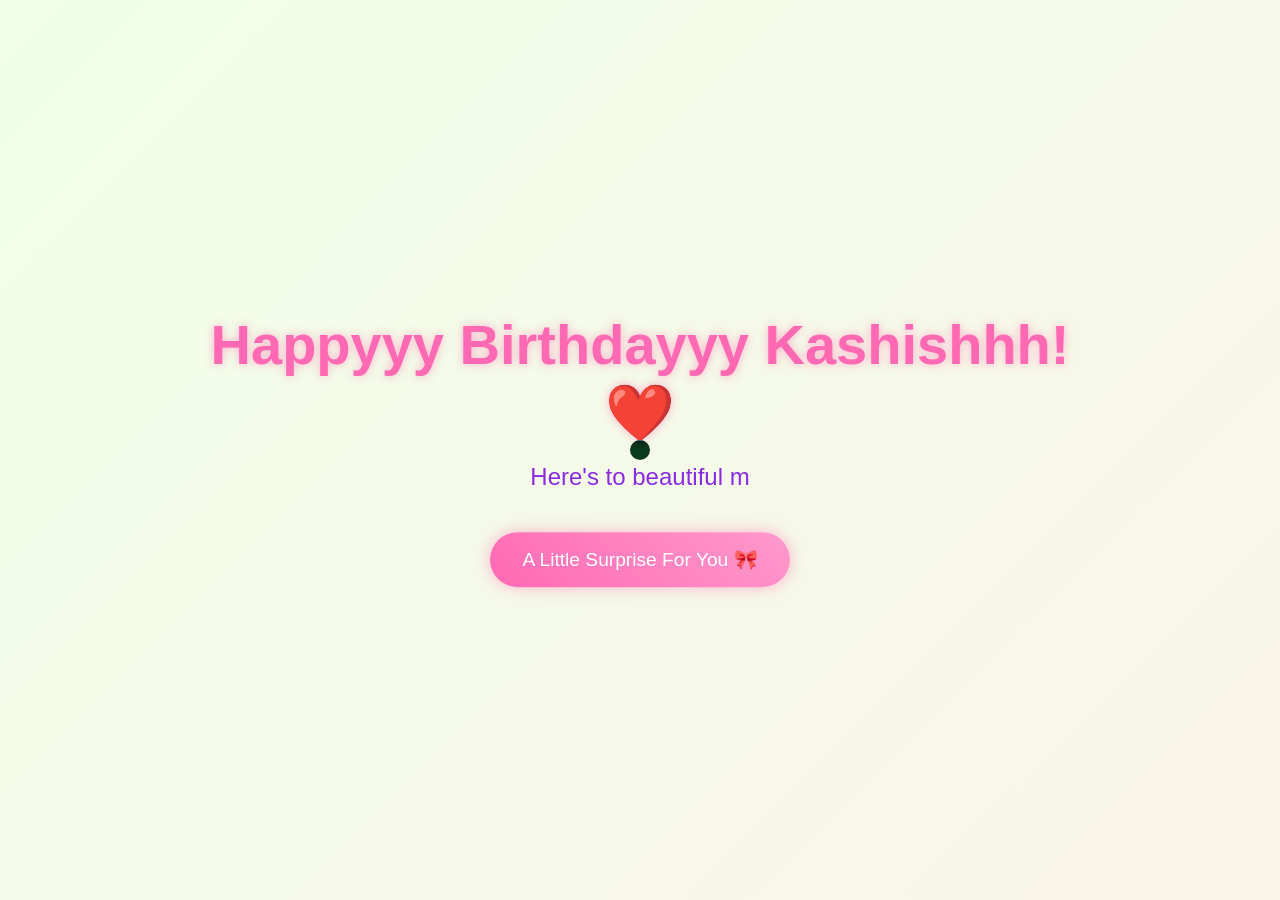
<file: index.html>
<!DOCTYPE html>
<html lang="en">
<head>
    <meta charset="UTF-8">
    <meta name="viewport" content="width=device-width, initial-scale=1.0">
    <title>Happy Birthday Kashish ❤️</title>

    <script src="https://cdnjs.cloudflare.com/ajax/libs/gsap/3.12.2/gsap.min.js"></script>
    <link rel="stylesheet" href="style.css">
</head>

<body>

    <div class="cursor"></div>

    <div class="container">
        <h1>Happyyy Birthdayyy Kashishhh! ❤️</h1>

        <div class="greeting"></div>

        <button class="cta-button">
            A Little Surprise For You 🎀
        </button>
    </div>

    <script src="script.js"></script>

</body>
</html>
</file>
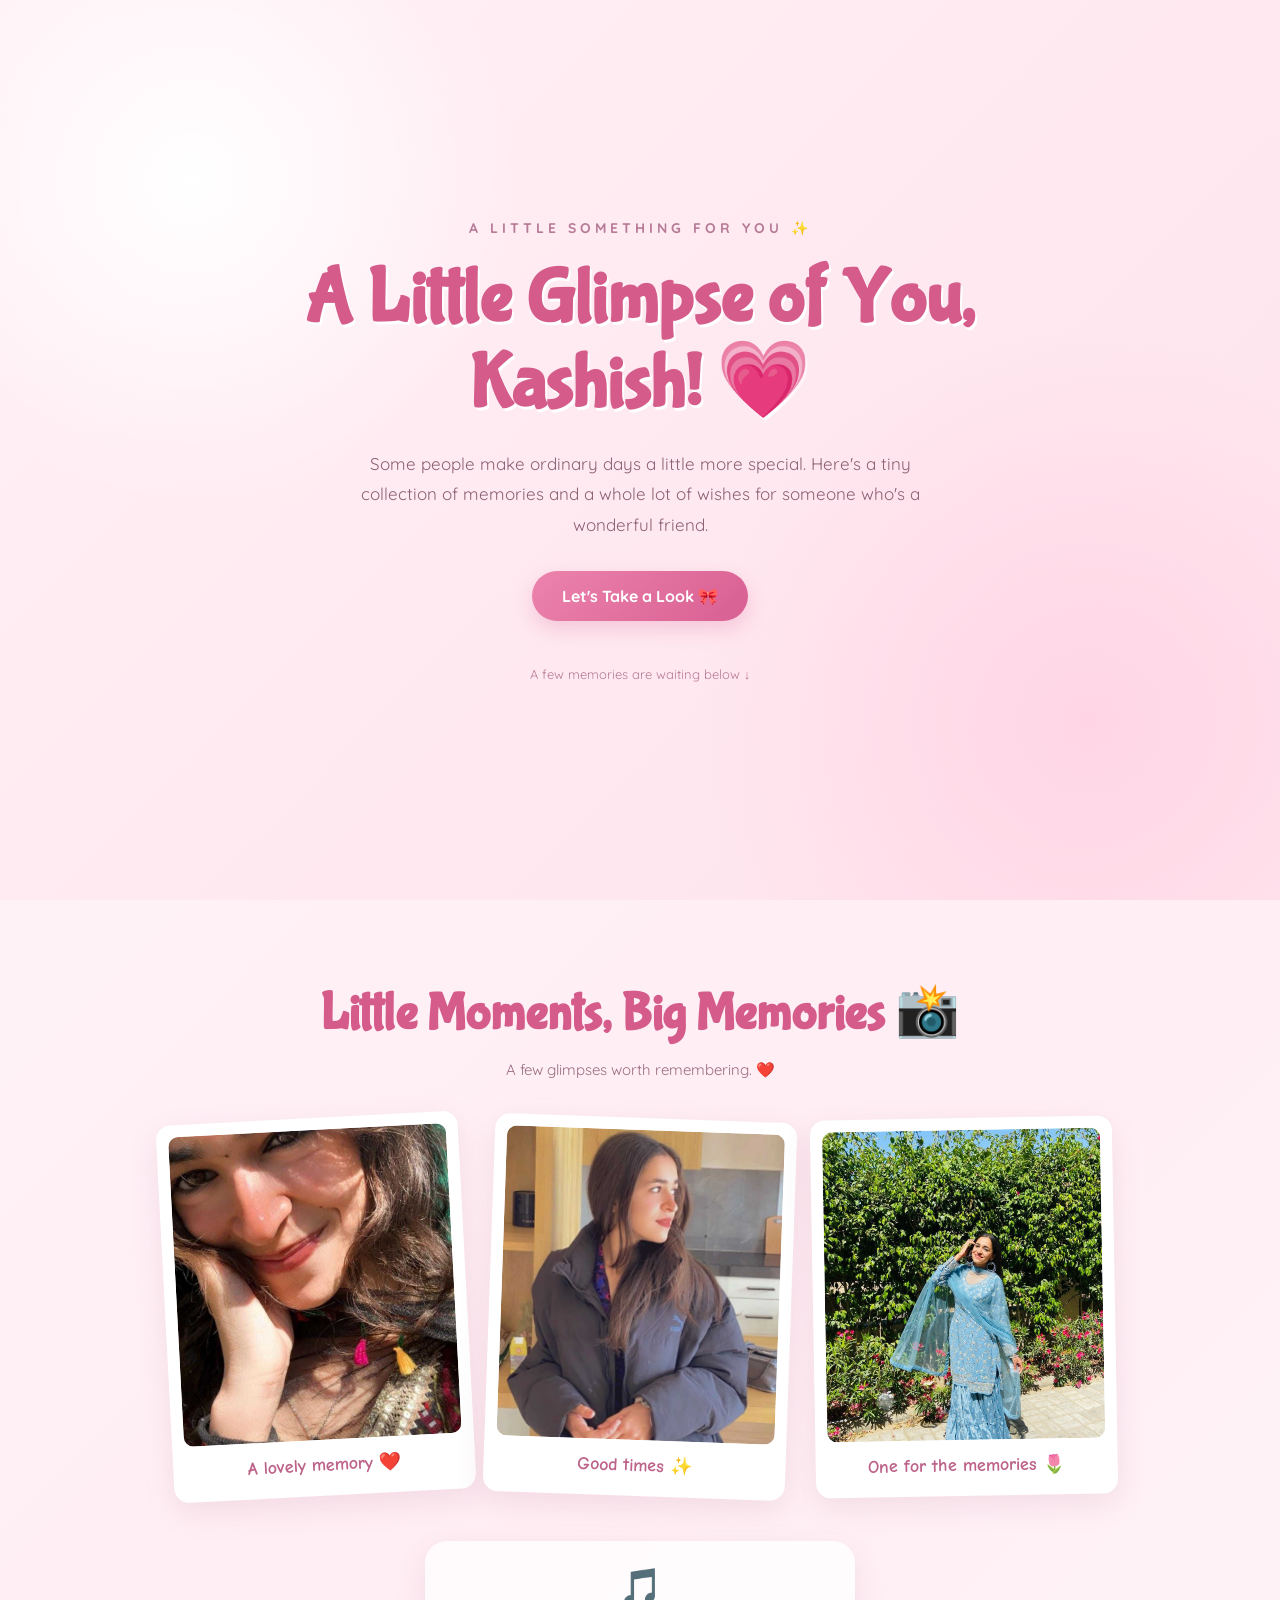
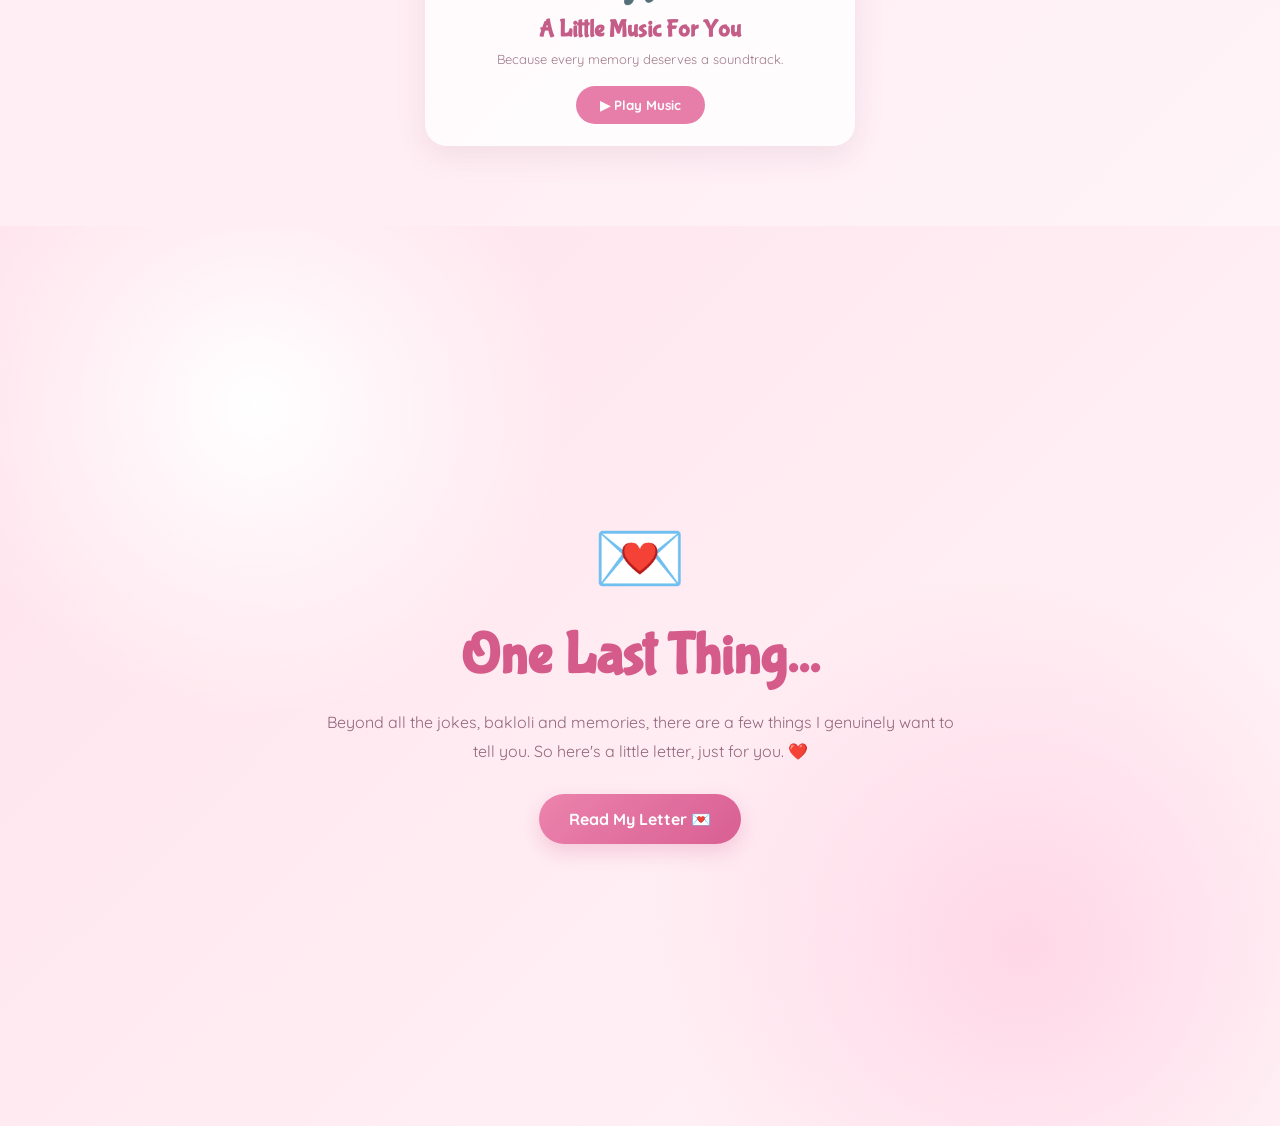
<file: last.html>
<!DOCTYPE html>
<html lang="en">
<head>
<meta charset="UTF-8">
<meta name="viewport" content="width=device-width, initial-scale=1.0">
<title>For Kashish 💗</title>

<link rel="preconnect" href="https://fonts.googleapis.com">
<link href="https://fonts.googleapis.com/css2?family=Bubblegum+Sans&family=Comic+Neue:wght@400;700&family=Quicksand:wght@400;500;600;700&display=swap" rel="stylesheet">

<style>
* {
    margin: 0;
    padding: 0;
    box-sizing: border-box;
}

html {
    scroll-behavior: smooth;
}

body {
    font-family: 'Quicksand', sans-serif;
    background: linear-gradient(135deg, #fff0f5, #ffe4ed, #fff5f8);
    color: #75445c;
    overflow-x: hidden;
}

button {
    font-family: inherit;
    cursor: pointer;
    border: none;
}

section {
    min-height: 100vh;
    padding: 80px 20px;
    display: flex;
    align-items: center;
    justify-content: center;
    flex-direction: column;
    position: relative;
    overflow: hidden;
}

.hidden {
    display: none !important;
}

h1, h2 {
    font-family: 'Bubblegum Sans', cursive;
    color: #d45b8a;
}

p {
    line-height: 1.8;
}

/* Floating hearts */

.floating-heart {
    position: fixed;
    bottom: -30px;
    color: rgba(220, 105, 150, 0.35);
    font-size: 20px;
    pointer-events: none;
    z-index: 5;
    animation: floatUp linear forwards;
}

@keyframes floatUp {
    to {
        transform: translateY(-110vh) rotate(360deg);
        opacity: 0;
    }
}

/* Buttons */

.primary-btn {
    padding: 15px 30px;
    background: linear-gradient(135deg, #ec83ad, #d85f92);
    color: white;
    border-radius: 35px;
    font-size: 16px;
    font-weight: 700;
    box-shadow: 0 8px 20px rgba(216, 95, 146, 0.25);
    transition: 0.3s;
}

.primary-btn:hover {
    transform: translateY(-4px) scale(1.03);
    box-shadow: 0 12px 25px rgba(216, 95, 146, 0.35);
}

/* Hero */

.hero {
    text-align: center;
    background:
        radial-gradient(circle at 15% 20%, #ffffff 0, transparent 25%),
        radial-gradient(circle at 85% 80%, #ffd5e5 0, transparent 30%);
}

.hero-content {
    max-width: 750px;
    position: relative;
    z-index: 2;
    animation: fadeUp 1.2s ease;
}

.eyebrow {
    font-size: 14px;
    letter-spacing: 4px;
    text-transform: uppercase;
    color: #b77a96;
    margin-bottom: 20px;
    font-weight: 700;
}

.hero h1 {
    font-size: clamp(42px, 8vw, 76px);
    line-height: 1.12;
    margin-bottom: 22px;
    text-shadow: 2px 3px 0 #fff;
}

.hero p {
    max-width: 570px;
    margin: 0 auto 30px;
    font-size: 17px;
    color: #8d6176;
}

.scroll-hint {
    margin-top: 45px;
    font-size: 13px;
    color: #b77a96;
    animation: pulse 2s infinite;
}

/* Gallery */

.gallery-section {
    background: rgba(255,255,255,0.35);
}

.section-heading {
    text-align: center;
    margin-bottom: 35px;
    position: relative;
    z-index: 1;
}

.section-heading h2 {
    font-size: clamp(35px, 6vw, 52px);
    margin-bottom: 12px;
}

.section-heading p {
    color: #9b6d82;
    font-size: 15px;
}

.gallery {
    display: grid;
    grid-template-columns: repeat(3, minmax(0, 1fr));
    gap: 22px;
    width: min(950px, 100%);
    position: relative;
    z-index: 1;
}

.photo-card {
    background: white;
    padding: 12px 12px 20px;
    border-radius: 15px;
    box-shadow: 0 10px 30px rgba(160, 85, 120, 0.13);
    transition: transform 0.4s, box-shadow 0.4s;
}

.photo-card:nth-child(1) {
    transform: rotate(-3deg);
}

.photo-card:nth-child(2) {
    transform: rotate(2deg);
}

.photo-card:nth-child(3) {
    transform: rotate(-1deg);
}

.photo-card:hover {
    transform: translateY(-12px) rotate(0deg) scale(1.04);
    box-shadow: 0 18px 35px rgba(160, 85, 120, 0.2);
}

.photo-card img {
    width: 100%;
    height: 310px;
    object-fit: cover;
    border-radius: 10px;
    display: block;
    background: #ffe4ed;
}

.photo-caption {
    text-align: center;
    padding-top: 14px;
    font-family: 'Comic Neue', cursive;
    font-size: 18px;
    color: #bd6289;
    font-weight: 700;
}

/* Music */

.music-box {
    width: min(430px, 92%);
    margin: 45px auto 0;
    padding: 22px;
    border-radius: 22px;
    background: rgba(255,255,255,0.8);
    box-shadow: 0 10px 30px rgba(160, 85, 120, 0.12);
    text-align: center;
}

.music-icon {
    font-size: 36px;
    margin-bottom: 8px;
    animation: musicPulse 2s infinite;
}

.music-box h3 {
    color: #c45e88;
    font-family: 'Bubblegum Sans', cursive;
    font-size: 24px;
    margin-bottom: 5px;
}

.music-box p {
    color: #a17a8b;
    font-size: 13px;
    margin-bottom: 15px;
}

.music-btn {
    background: #e77eaa;
    color: white;
    padding: 11px 24px;
    border-radius: 25px;
    font-weight: 700;
    transition: 0.3s;
}

.music-btn:hover {
    background: #d45b8a;
    transform: scale(1.04);
}

@keyframes musicPulse {
    50% { transform: scale(1.15); }
}

/* Letter invitation */

.invitation {
    text-align: center;
    background:
        radial-gradient(circle at 20% 20%, #fff 0, transparent 25%),
        radial-gradient(circle at 80% 80%, #ffd7e7 0, transparent 30%);
}

.invitation-content {
    max-width: 650px;
    position: relative;
    z-index: 1;
}

.envelope {
    font-size: 75px;
    margin-bottom: 20px;
    animation: envelopeFloat 3s ease-in-out infinite;
}

.invitation h2 {
    font-size: clamp(38px, 7vw, 58px);
    margin-bottom: 18px;
}

.invitation p {
    font-size: 16px;
    color: #94677d;
    margin-bottom: 28px;
}

@keyframes envelopeFloat {
    50% { transform: translateY(-12px) rotate(4deg); }
}

/* Letter */

.letter-section {
    background: linear-gradient(135deg, #fff0f5, #ffe2ec);
    padding: 90px 18px;
}

.letter-paper {
    width: min(760px, 100%);
    background: #fffdfb;
    padding: clamp(25px, 6vw, 55px);
    border-radius: 8px;
    box-shadow: 0 15px 45px rgba(130, 73, 99, 0.16);
    position: relative;
    border: 1px solid #f6dce6;
    animation: fadeUp 1s ease;
}

.letter-paper::before {
    content: "💗";
    position: absolute;
    top: -28px;
    left: 50%;
    transform: translateX(-50%);
    font-size: 42px;
}

.letter-paper h2 {
    text-align: center;
    font-size: clamp(34px, 6vw, 46px);
    margin-bottom: 28px;
}

.letter-body {
    font-family: 'Comic Neue', cursive;
    font-size: 18px;
    color: #755568;
    line-height: 1.9;
}

.letter-body p {
    margin-bottom: 19px;
}

.letter-body .signature {
    margin-top: 30px;
    color: #d45b8a;
    font-weight: 700;
    font-size: 20px;
}

.close-letter {
    text-align: center;
    margin-top: 30px;
    font-family: 'Bubblegum Sans', cursive;
    color: #d45b8a;
    font-size: 23px;
}

/* Final screen */

.final-section {
    text-align: center;
    background:
        radial-gradient(circle at 50% 50%, #fff 0, #ffe5ef 45%, #ffd4e5 100%);
}

.final-content {
    position: relative;
    z-index: 1;
    animation: fadeUp 1.3s ease;
}

.final-content .cake {
    font-size: 85px;
    margin-bottom: 20px;
    animation: cakeBounce 2s infinite;
}

.final-content h1 {
    font-size: clamp(45px, 9vw, 85px);
    line-height: 1.1;
    margin-bottom: 20px;
}

.final-content p {
    color: #93647b;
    font-size: 18px;
    max-width: 550px;
    margin: auto;
}

.final-date {
    margin-top: 30px;
    font-size: 14px;
    letter-spacing: 4px;
    color: #b77a96;
}

/* Animations */

@keyframes cakeBounce {
    50% { transform: translateY(-12px) rotate(3deg); }
}

@keyframes fadeUp {
    from {
        opacity: 0;
        transform: translateY(35px);
    }
    to {
        opacity: 1;
        transform: translateY(0);
    }
}

@keyframes pulse {
    50% { opacity: 0.45; }
}

/* Mobile */

@media (max-width: 700px) {
    section {
        padding: 65px 17px;
    }

    .gallery {
        grid-template-columns: 1fr;
        max-width: 380px;
        gap: 28px;
    }

    .photo-card:nth-child(n) {
        transform: rotate(0deg);
    }

    .photo-card img {
        height: 350px;
    }

    .hero p {
        font-size: 15px;
    }

    .letter-body {
        font-size: 17px;
    }

    .music-box {
        margin-top: 35px;
    }
}

@media (prefers-reduced-motion: reduce) {
    *, *::before, *::after {
        animation-duration: 0.01ms !important;
        scroll-behavior: auto !important;
    }
}
</style>
</head>

<body>

<!-- PAGE 3: HERO -->

<section class="hero" id="top">
    <div class="hero-content">

        <div class="eyebrow">A little something for you ✨</div>

        <h1>A Little Glimpse of You, Kashish! 💗</h1>

        <p>
            Some people make ordinary days a little more special.
            Here's a tiny collection of memories and a whole lot of
            wishes for someone who's a wonderful friend.
        </p>

        <button class="primary-btn"
        onclick="document.getElementById('gallery').scrollIntoView({behavior:'smooth'})">
            Let's Take a Look 🎀
        </button>

        <div class="scroll-hint">
            A few memories are waiting below ↓
        </div>

    </div>
</section>

<!-- PHOTOS AND MUSIC -->

<section class="gallery-section" id="gallery">

    <div class="section-heading">
        <h2>Little Moments, Big Memories 📸</h2>
        <p>A few glimpses worth remembering. ❤️</p>
    </div>

    <div class="gallery">

        <div class="photo-card">
            <img src="./02.jpg" alt="A memory">
            <div class="photo-caption">A lovely memory ❤️</div>
        </div>

        <div class="photo-card">
            <img src="./03.jpg" alt="A happy moment">
            <div class="photo-caption">Good times ✨</div>
        </div>

        <div class="photo-card">
            <img src="./04.jpg" alt="Another memory">
            <div class="photo-caption">One for the memories 🌷</div>
        </div>

    </div>

    <div class="music-box">

        <div class="music-icon">🎵</div>

        <h3>A Little Music For You</h3>

        <p>Because every memory deserves a soundtrack.</p>

        <audio id="birthdaySong" preload="metadata">
            <source src="./Piche Tere.mp3" type="audio/mpeg">
        </audio>

        <button class="music-btn" id="musicToggle" onclick="toggleMusic()">
            ▶ Play Music
        </button>

    </div>

</section>

<!-- DIRECT LETTER INVITATION -->

<section class="invitation" id="invitation">

    <div class="invitation-content">

        <div class="envelope">💌</div>

        <h2>One Last Thing...</h2>

        <p>
            Beyond all the jokes, bakloli and memories,
            there are a few things I genuinely want to tell you.
            So here's a little letter, just for you. ❤️
        </p>

        <button class="primary-btn" onclick="openLetter()">
            Read My Letter 💌
        </button>

    </div>

</section>

<!-- COMPLETE LETTER -->

<section class="letter-section hidden" id="letter">

    <div class="letter-paper">

        <h2>Dear Kashish, 💗</h2>

        <div class="letter-body">

            <p>
                First of all, Happiest Birthdayyy, Kashishhh! ❤️
                I hope today brings you as much happiness as you bring
                to the people around you. You genuinely deserve all the
                good things life has to offer.
            </p>

            <p>
                It's funny how some people slowly become a part of your
                everyday memories without you even realising it.
                From our school days in 11th to Gagan Sir's classes,
                library ki backchodi, group conversations, lunch before
                Accounts, canteen moments and all those random jokes —
                there are so many little things that I still remember.
            </p>

            <p>
                We might not have realised it back then, but those
                ordinary days became some really nice memories.
                I genuinely miss those days sometimes. The random
                conversations, the laughter and all the nonsense
                that somehow made everything more fun.
            </p>

            <p>
                But there's one thing I will always remember.
                When I was admitted to the hospital and going through
                one of the lowest and most difficult phases of my life,
                you came to meet me. Not just once, but twice.
                And honestly, that meant a lot more than I can explain.
            </p>

            <p>
                I still remember those roses and chocolates.
                It was such a thoughtful gesture, and your presence
                gave me comfort at a time when things were really
                difficult. I even remember those aunties staring
                and teasing me afterwards. 😭
                That whole moment was something else!
            </p>

            <p>
                Thank you for showing up when I needed support.
                Thank you for checking on me, for being there,
                and for making me feel that I wasn't alone.
                Maybe I didn't express it properly at that time,
                but I genuinely appreciate it. I'll always remember
                that kindness.
            </p>

            <p>
                And Kashish, one more thing — whenever you feel low,
                whenever life gets overwhelming, or whenever you feel
                like you need someone to talk to, please remember that
                I'm always here for you. You don't have to deal with
                everything on your own. Whether you need someone to
                listen, someone to comfort you, or just someone to sit
                with you through a difficult day, you can always count
                on me. Just like you were there for me when I needed
                support, I hope I can be there for you too.
                Never hesitate to reach out. ❤️
            </p>

            <p>
                And now, I really hope you're doing better too.
                I know you've been dealing with some health issues,
                and I genuinely wish you a speedy recovery.
                Please take care of yourself, get enough rest,
                and don't put unnecessary stress or pressure on
                yourself. Your health and peace matter.
            </p>

            <p>
                You spend so much time caring for other people,
                comforting them and making sure they're okay.
                I hope you give yourself the same care and kindness.
                You deserve that too.
            </p>

            <p>
                I hope this new year of your life brings you
                good health, happiness, success, countless reasons
                to smile and people who genuinely value you.
                May you achieve everything you've been working for
                and experience many beautiful moments ahead.
            </p>

            <p>
                Keep making those funny faces, keep doing your
                unlimited bakloli, keep making random comments
                and keep being the caring person you are.
                Never lose that side of yourself.
            </p>

            <p>
                Life gets busy, people get occupied with their own
                journeys, and things keep changing. But I'm genuinely
                glad we got to share these school days and create
                these memories together.
            </p>

            <p>
                Once again, Happy Birthday, Kashish!
                Thank you for being a good friend and for being there
                during a time I'll never forget.
                I hope the coming year is kinder, healthier and
                happier for you. ❤️
            </p>

            <p class="signature">
                Lots of good wishes, always. 🌷
            </p>

        </div>

        <div class="close-letter">
            Here's to more laughter, more memories and more bakloli! 🥹❤️
        </div>

        <div style="text-align:center; margin-top:35px;">
            <button class="primary-btn" onclick="showFinal()">
                One More Surprise 🎂
            </button>
        </div>

    </div>

</section>

<!-- FINAL BIRTHDAY SCREEN -->

<section class="final-section hidden" id="final">

    <div class="final-content">

        <div class="cake">🎂</div>

        <h1>Happyyy Birthdayyy Kashishhh! ❤️</h1>

        <p>
            Keep smiling, keep shining and keep being the
            wonderful person you are. Wishing you a year
            full of happiness, good health and beautiful memories!
        </p>

        <div class="final-date">27 • 11 • 2026</div>

        <div style="margin-top:25px; font-size:30px;">
            🎀 🌷 💗 🥳
        </div>

    </div>

</section>

<script>

/* MUSIC PLAYER */

const song = document.getElementById("birthdaySong");
const musicButton = document.getElementById("musicToggle");

function toggleMusic() {

    if (song.paused) {

        song.play().then(() => {
            musicButton.textContent = "⏸ Pause Music";
        }).catch(() => {
            musicButton.textContent = "▶ Try Playing Again";
        });

    } else {

        song.pause();
        musicButton.textContent = "▶ Play Music";

    }
}

song.addEventListener("ended", () => {
    musicButton.textContent = "▶ Play Music";
});

/* OPEN LETTER */

function openLetter() {

    const letter = document.getElementById("letter");

    letter.classList.remove("hidden");

    setTimeout(() => {
        letter.scrollIntoView({ behavior: "smooth" });
    }, 100);

}

/* FINAL SCREEN */

function showFinal() {

    const finalScreen = document.getElementById("final");

    finalScreen.classList.remove("hidden");

    setTimeout(() => {

        finalScreen.scrollIntoView({ behavior: "smooth" });
        createConfetti();

    }, 100);

}

/* FLOATING HEARTS */

function createHeart() {

    const heart = document.createElement("div");

    heart.className = "floating-heart";

    heart.textContent = ["💗", "💕", "🌸", "✨", "💖"][
        Math.floor(Math.random() * 5)
    ];

    heart.style.left = Math.random() * 100 + "vw";

    heart.style.animationDuration =
        (5 + Math.random() * 5) + "s";

    heart.style.fontSize =
        (14 + Math.random() * 20) + "px";

    document.body.appendChild(heart);

    setTimeout(() => heart.remove(), 10000);

}

setInterval(createHeart, 900);

/* CELEBRATION */

function createConfetti() {

    for (let i = 0; i < 45; i++) {
        setTimeout(createHeart, i * 80);
    }

}

</script>

</body>
</html>
</file>
<file: style.css>
* {
    margin: 0;
    padding: 0;
    box-sizing: border-box;
    cursor: none;
}

body {
    min-height: 100vh;
    display: flex;
    flex-direction: column;
    align-items: center;
    justify-content: center;
    background: linear-gradient(-45deg, #fee9f7, #e8f5fe, #fef2e8, #f0ffe8);
    background-size: 400% 400%;
    animation: gradientBG 15s ease infinite;
    font-family: 'Arial Rounded MT Bold', Arial, sans-serif;
    overflow: hidden;
    position: relative;
    padding: 20px;
}

.cursor {
    width: 20px;
    height: 20px;
    background: pink;
    border-radius: 50%;
    position: fixed;
    pointer-events: none;
    mix-blend-mode: difference;
    transition: transform 0.2s;
    z-index: 9999;
}

.container {
    text-align: center;
    z-index: 1;
    width: 100%;
    max-width: 900px;
}

h1 {
    font-size: 3.5rem;
    color: #ff69b4;
    text-shadow: 0 0 10px rgba(255, 105, 180, 0.5);
    margin-bottom: 2rem;
    opacity: 0;
    line-height: 1.2;
}

.greeting {
    font-size: 1.5rem;
    color: #8a2be2;
    margin-bottom: 3rem;
    min-height: 2em;
    line-height: 1.6;
}

.cta-button {
    padding: 1rem 2rem;
    font-size: 1.2rem;
    background: linear-gradient(45deg, #ff69b4, #ff99cc);
    border: none;
    border-radius: 50px;
    color: white;
    cursor: pointer;
    box-shadow: 0 0 15px rgba(255, 105, 180, 0.5);
    transition: transform 0.3s, box-shadow 0.3s;
    opacity: 0;
}

.cta-button:hover {
    transform: scale(1.1);
    box-shadow: 0 0 25px rgba(255, 105, 180, 0.7);
}

.floating {
    position: absolute;
    pointer-events: none;
    opacity: 0;
}

@keyframes gradientBG {
    0% { background-position: 0% 50%; }
    50% { background-position: 100% 50%; }
    100% { background-position: 0% 50%; }
}

@media (max-width: 768px) {
    h1 {
        font-size: 2.2rem;
    }

    .greeting {
        font-size: 1.15rem;
        margin-bottom: 2.5rem;
    }

    .cta-button {
        font-size: 1rem;
        padding: 0.9rem 1.5rem;
    }
}

@media (hover: none) {
    * {
        cursor: auto;
    }

    .cursor {
        display: none;
    }
}
</file>
